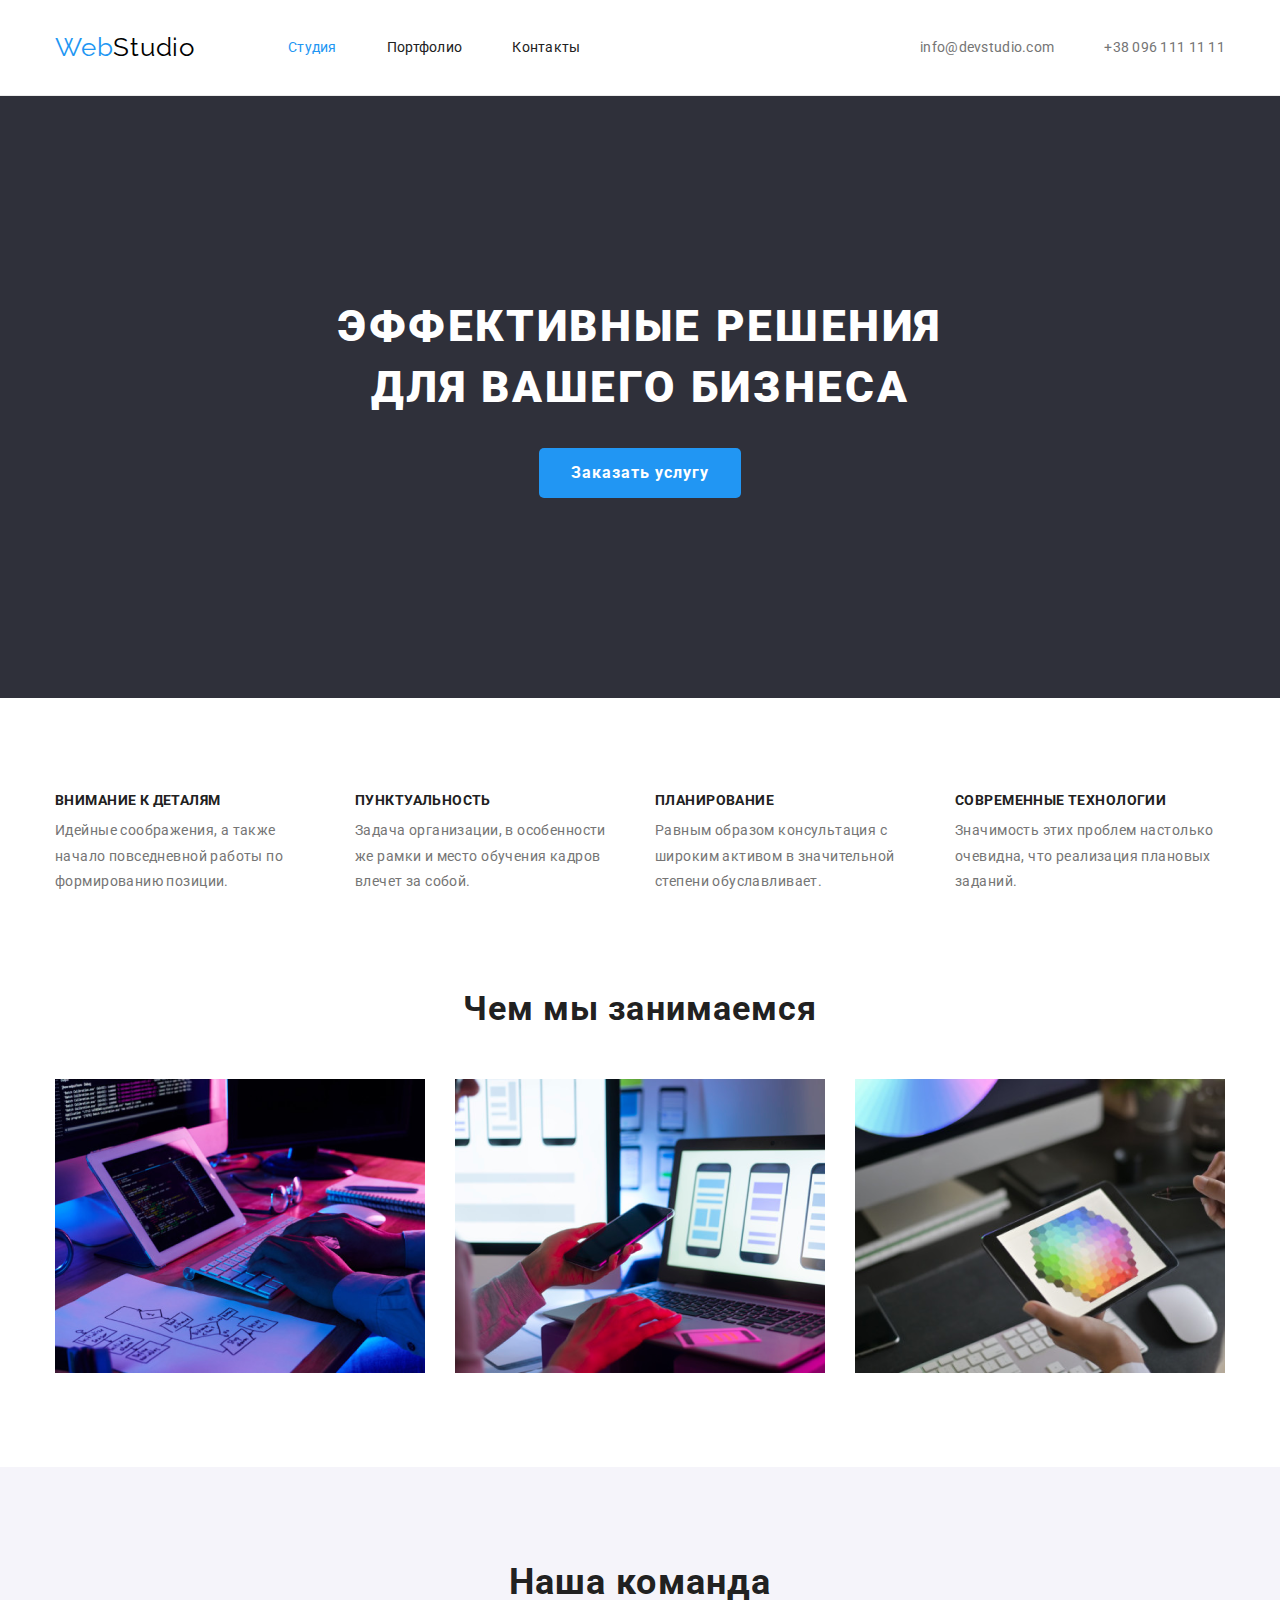
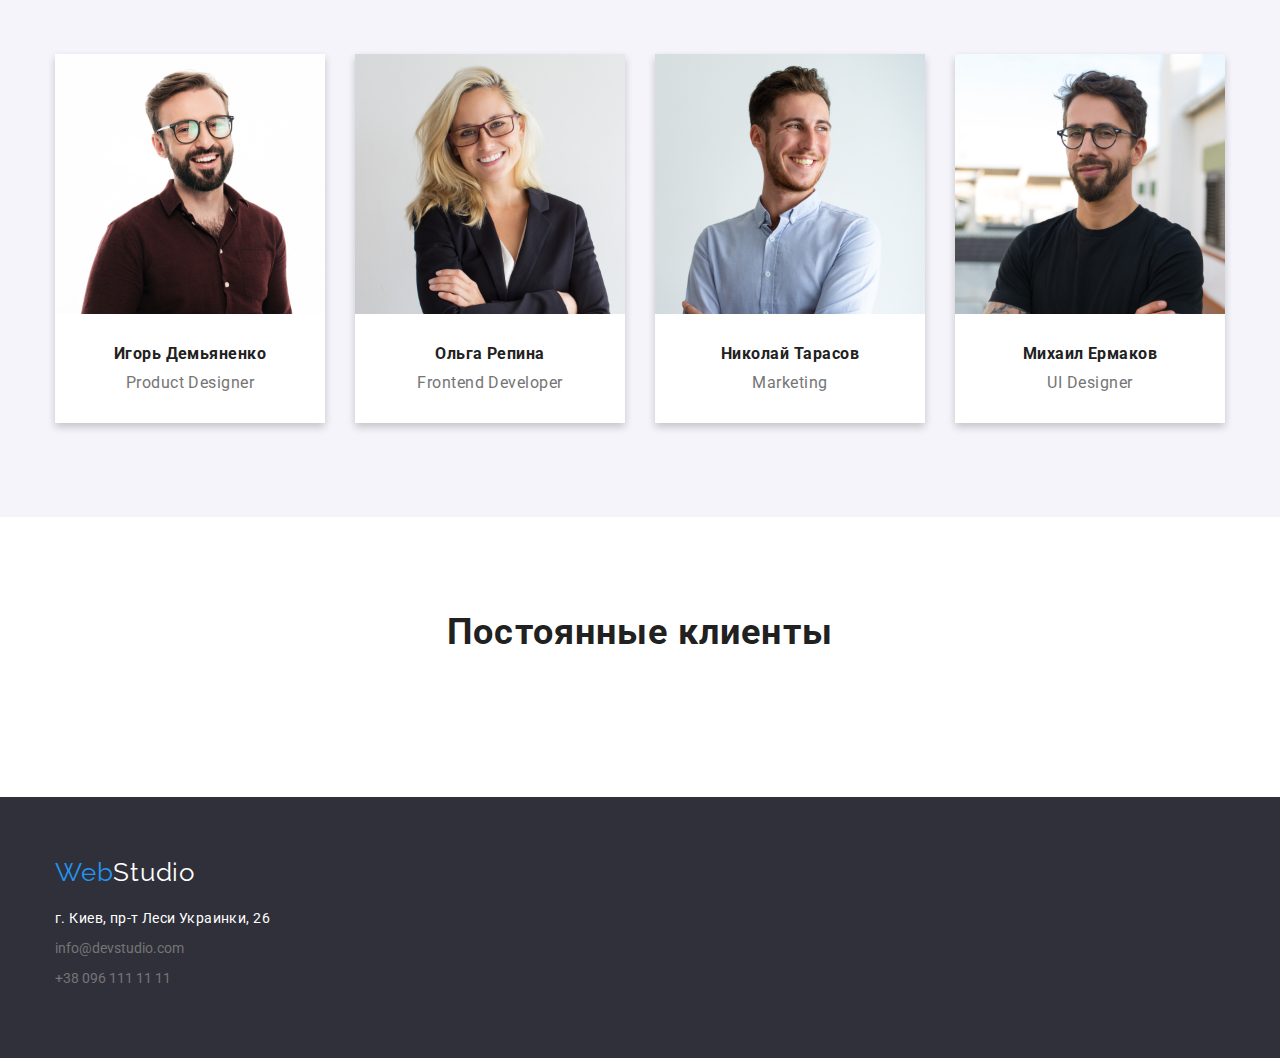
<file: index.html>
<!DOCTYPE html>
<html lang="en">
<head>
    <meta charset="UTF-8">
    <meta name="viewport" content="width=device-width, initial-scale=1.0">
    <meta http-equiv="X-UA-Compatible" content="ie=edge">
    <link rel="stylesheet" href="./css/normalize.css">
    <link rel="preconnect" href="https://fonts.gstatic.com">
    <link href="https://fonts.googleapis.com/css2?family=Roboto:wght@400;500;700;900&display=swap" rel="stylesheet">
    <link href="https://fonts.googleapis.com/css2?family=Raleway:wght@700&display=swap" rel="stylesheet">
    <link rel="stylesheet" href="./css/variables.css">
    <link rel="stylesheet" href="./css/style.css">
    <title>Studio</title>
</head>
<body>
    <header class="sec-header">
        <div class="container header">
            <nav class="header-nav">
                <a href="index.html"><span class="emblem">Web</span><span class="emblem-nav">Studio</span></a>
                <ul class="header-nav-list">
                    <li class="header-a"><a class="header-a-portfolio" href="index.html">Студия</a></li>
                    <li class="header-a"><a href="portfolio.html">Портфолио</a></li>
                    <li class="header-a"><a href="">Контакты</a></li>
                </ul>                                                                                 
            </nav>
            <ul class="header-nav-contacts">
                <li><a href="mailto:info@devstudio.com">info@devstudio.com</a></li>
                <li><a href="tel:+380961111111">+38 096 111 11 11</a></li>
            </ul>
        </div>
    </header>
    <main>
        <section class="ef-solutions">
            <div class="container solutions">
                <h1>Эффективные решения<br>для вашего бизнеса</h1>
                <button class="btn">Заказать услугу</button>
            </div>
        </section>
        <section class="sec-edge">
            <div class="container">
                <h2 hidden>Наши преимущества</h2>
                <ul class="edge">
                    <li>
                        <h3>Внимание к деталям</h3>
                        <p>Идейные соображения, а также начало повседневной работы по формированию позиции.</p>
                    </li>
                    <li>
                        <h3>Пунктуальность</h3>
                        <p>Задача организации, в особенности же рамки и место обучения кадров влечет за собой.</p>
                    </li>
                    <li>
                        <h3>Планирование</h3>
                        <p>Равным образом консультация с широким активом в значительной степени обуславливает.</p>
                    </li>
                    <li>
                        <h3>Современные технологии</h3>
                        <p>Значимость этих проблем настолько очевидна, что реализация плановых заданий.</p>
                    </li>
                </ul>
            </div>
        </section>
        <section class="we-doing">
            <div class="container ">
                <h2>Чем мы занимаемся</h2>
                <ul class="we-doing-images">
                    <li>
                        <img class="img" src="images/wawd_one.png" alt="ввод информации">
                    </li>
                    <li>
                        <img class="img" src="images/wawd_two.png" alt="сопоставление данных">
                    </li>
                    <li>
                        <img class="img" src="images/wawd_three.png" alt="анализ баз данных">
                    </li>
                </ul>
            </div>
        </section>
        <section class="sec-team">
            <div class="container">
                <h2>Наша команда</h2>
                <ul class="our-team">
                    <li>
                        <img src="./images/dem_igor.jpg" alt="Игорь Демьяненко">
                        <div class="team-card-text">
                            <h3>Игорь Демьяненко</h3>
                            <p>Product Designer</p>
                        </div>
                    </li>
                    <li>
                        <img src="./images/rep_olga.jpg" alt="Ольга Репина">
                        <div class="team-card-text">
                            <h3>Ольга Репина</h3>
                            <p>Frontend Developer</p>
                        </div>
                    </li>
                    <li>
                        <img src="./images/tar_nik.jpg" alt="Николай Тарасов">
                        <div class="team-card-text">
                            <h3>Николай Тарасов</h3>
                            <p>Marketing</p>
                        </div>
                    </li>
                    <li>
                        <img src="./images/erm_mich.jpg" alt="Михаил Ермаков">
                        <div class="team-card-text">
                            <h3>Михаил Ермаков</h3>
                            <p>UI Designer</p>
                        </div>
                    </li>
                </ul>
            </div>
        </section>
        <section class="const-clients">
            <div class="container">
                <h2>Постоянные клиенты</h2>
                <ul class="clients">
                    <li></li>
                    <li></li>
                    <li></li>
                    <li></li>
                    <li></li>
                    <li></li>
                </ul>
            </div>
        </section>
    </main> 
    <footer class="footer">
        <div class="container footer-em">
            <a href="index.html"><span class="emblem">Web</span><span class="emblem-footer">Studio</span></a>
            <address class="footer-ad">г. Киев, пр-т Леси Украинки, 26</address>
            <ul>
                <li><a href="mailto:info@devstudio.com">info@devstudio.com</a></li>
                <li><a href="tel:+380961111111">+38 096 111 11 11</a></li>
            </ul>

        </div>
    </footer> 
</body>
</html>
</file>
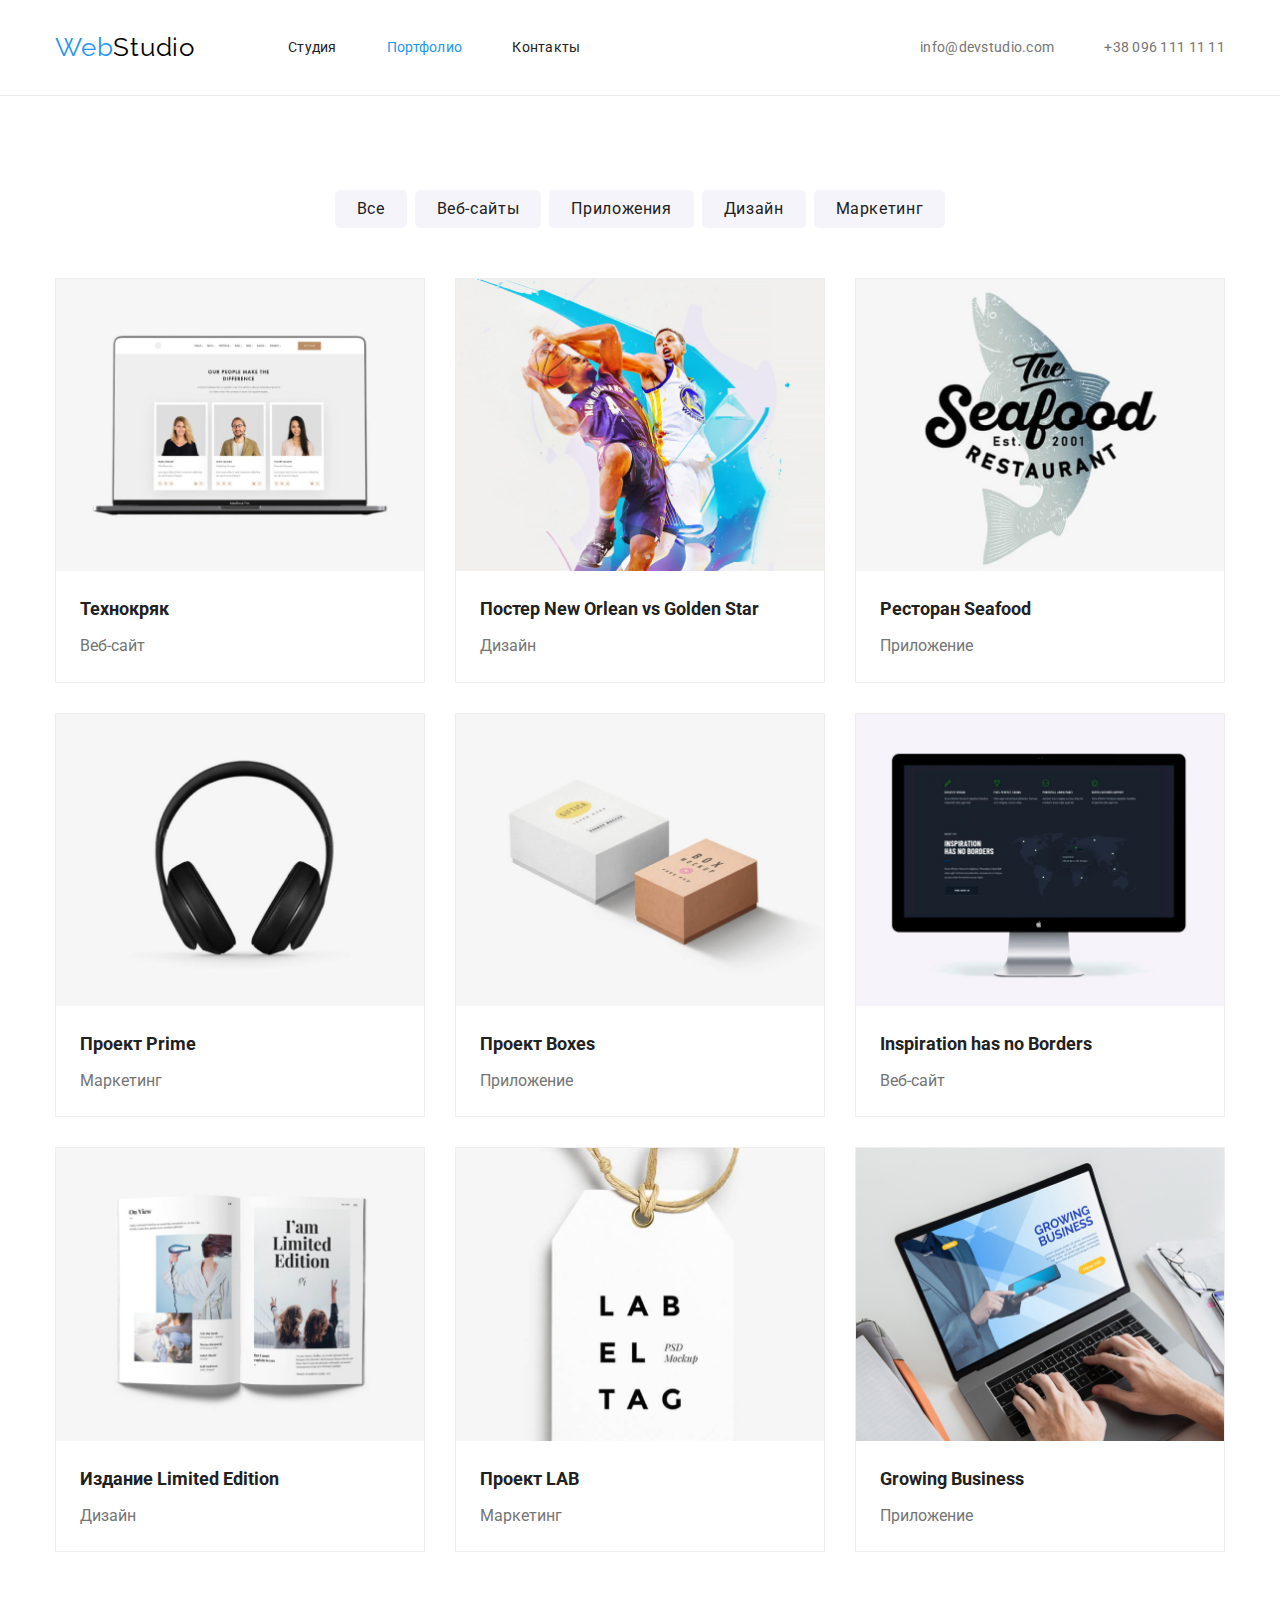
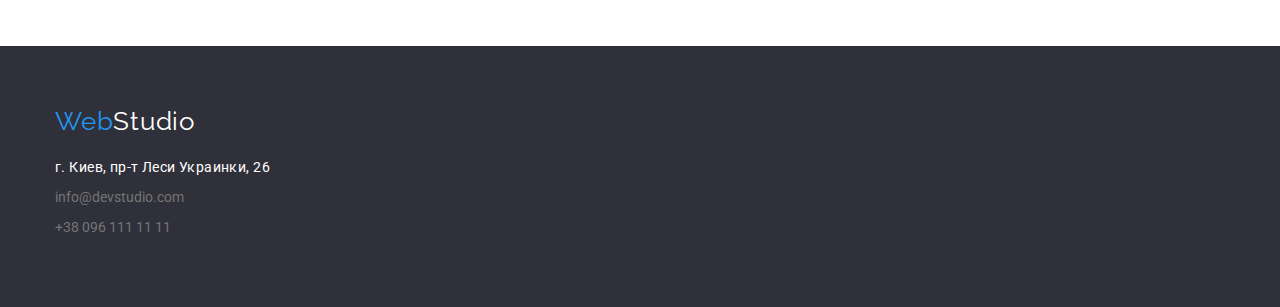
<file: portfolio.html>
<!DOCTYPE html>
<html lang="en">
<head>
    <meta charset="UTF-8">
    <meta name="viewport" content="width=device-width, initial-scale=1.0">
    <meta http-equiv="X-UA-Compatible" content="ie=edge">
    <link rel="stylesheet" href="./css/normalize.css">
    <link rel="preconnect" href="https://fonts.gstatic.com">
    <link href="https://fonts.googleapis.com/css2?family=Raleway:wght@700&family=Roboto:wght@400;500;700;900&display=swap" rel="stylesheet">
    <link rel="stylesheet" href="./css/variables.css">
    <link rel="stylesheet" href="./css/style.css">
    <title>Portfolio</title>
</head>
<body>
    <header class="sec-header">
        <div class="container header">
            <nav class="header-nav">
                <a href="index.html"><span class="emblem">Web</span><span class="emblem-nav">Studio</span></a>
                <ul class="header-nav-list">
                    <li class="header-a"><a href="index.html">Студия</a></li>
                    <li class="header-a"><a class="header-a-portfolio" href="portfolio.html">Портфолио</a></li>
                    <li class="header-a"><a href="">Контакты</a></li>
                </ul>
            </nav>
            <ul class="header-nav-contacts">
                <li><a href="mailto:info@devstudio.com">info@devstudio.com</a></li>
                <li><a href="tel:+380961111111">+38 096 111 11 11</a></li>
            </ul>
        </div>
    </header>
    <main>
        <section class="sec-view">
            <div class="container">
                <h1 hidden>Наши инструменты</h1>
                <ul class="tools">
                    <li><button class="btns">Все</button></li>
                    <li><button class="btns">Веб-сайты</button></li>
                    <li><button class="btns">Приложения</button></li>
                    <li><button class="btns">Дизайн</button></li>
                    <li><button class="btns">Маркетинг</button></li>
                </ul>
                <h2 hidden>Наши работы</h2>
                <ul class="view">
                    <li>
                        <img src="./images/note.jpg" alt="Технокряк">
                        <div class="view-card-text">
                            <h3>Технокряк</h3>
                            <p>Веб-сайт</p>
                        </div>
                    </li> 
                    <li>
                        <img src="./images/basket.jpg" alt="Постер New Orlean vs Golden Star">
                        <div class="view-card-text">
                            <h3>Постер New Orlean vs Golden Star</h3>
                            <p>Дизайн</p>
                        </div>
                    </li>
                    <li>
                        <img src="./images/fish.jpg" alt="Ресторан Seafood">
                        <div class="view-card-text">
                            <h3>Ресторан Seafood</h3>
                            <p>Приложение</p>
                        </div>
                    </li>
                    <li>
                        <img src="./images/hphones.jpg" alt="Проект Prime">
                        <div class="view-card-text">
                            <h3>Проект Prime</h3>
                            <p>Маркетинг</p>
                        </div>
                    </li>
                    <li>
                        <img src="./images/boxes.jpg" alt="Проект Boxes">
                        <div class="view-card-text">
                            <h3>Проект Boxes</h3>
                            <p>Приложение</p>
                        </div>
                    </li>
                    <li>
                        <img src="./images/screen.jpg" alt="Inspiration has no Borders">
                        <div class="view-card-text">
                            <h3>Inspiration has no Borders</h3>
                            <p>Веб-сайт</p>
                        </div>
                    </li>
                    <li>
                        <img src="./images/book.jpg" alt="Издание Limited Edition">
                        <div class="view-card-text">
                            <h3>Издание Limited Edition</h3>
                            <p>Дизайн</p>
                        </div>
                    </li>
                    <li>
                        <img src="./images/label.jpg" alt="Проект LAB">
                        <div class="view-card-text">
                            <h3>Проект LAB</h3>
                            <p>Маркетинг</p>
                        </div>
                    </li>
                    <li>
                        <img src="./images/note-hands.jpg" alt="Growing Business">
                        <div class="view-card-text">
                            <h3>Growing Business</h3>
                            <p>Приложение</p>
                        </div>
                    </li>
                </ul>
            </div>
        </section>
    </main>
    <footer class="footer">
        <div class="container footer-em">
            <a href="index.html"><span class="emblem">Web</span><span class="emblem-footer">Studio</span></a>
            <address class="footer-ad">г. Киев, пр-т Леси Украинки, 26</address>
            <ul>
                <li><a href="mailto:info@devstudio.com">info@devstudio.com</a></li>
                <li><a href="tel:+380961111111">+38 096 111 11 11</a></li>
            </ul>
        </div>
    </footer> 
</body>
</html>
</file>
<file: css/variables.css>
:root {
    --main-text: rgba(33, 33, 33, 1);
    --ad-main-text: rgba(117, 117, 117, 1);
    --ad-hover-text: rgba(33, 150, 243, 1);
    --on-back-text-op60: rgba(255, 255, 255, 0.6);
    --on-back-text: rgba(255, 255, 255, 1);
    --emblem-text: rgba(0,0,0,1);
    --back-main: rgba(47, 48, 58, 1);
    --back-ad-main: rgba(245, 244, 250, 1);
    --back-ad-hover: rgba(33, 150, 243, 1);
    --back-team: rgba(255, 255, 255, 1);
    --line-view: rgba(238,238,238,1);
    --header-border: rgba(236,236,236,1);
}
</file>
<file: css/style.css>
body {
    font-family: 'Roboto', sans-serif;
    color: var(--main-text);
    line-height: 1.0;
}
img {
    display: block;
    max-width: 100%;
    height: auto;
}
.container {
    width: 1200px;
    padding: 0 15px;
    margin: 0 auto;
}
/* секция HEADER */
.sec-header {
    border-bottom: 1px solid var(--header-border);
}
.header,
.header-nav,  
.header-nav-list, 
.header-nav-contacts {
    display: flex;
}
.header {
    justify-content: space-between;
    align-items: center;
 }
.emblem {
    color: var(--ad-hover-text); 
    line-height: 1.2;
    letter-spacing: 0.03em;
}
.emblem-nav {
    color: var(--emblem-text);
    line-height: 1.2;
    letter-spacing: 0.03em;
}
.header-nav > a,
.footer-em > a {
    font-family: 'Raleway', sans-serif;
    font-size: 26px;
    padding-top: 32px;
    padding-bottom: 32px;
}
.header-nav-list {
    align-items: center;
    margin-left: 93px;
}
.header-nav-list a {
    display: block;
    color: var(--main-text);
    font-size: 14px;
    padding-top: 32px;
    padding-bottom: 32px;
    letter-spacing: 0.02em;
    line-height: 1.2;
}
.header-nav-list li {
    margin-right: 50px;
}
.header-nav-contacts li {
    margin-left: 50px;
}
.header-nav-list .header-a-portfolio {
    color: var(--ad-hover-text);
}
.header-nav-contacts a {
    display: block;
    color: var(--ad-main-text);
    font-size: 14px;
    letter-spacing: 0.02em;
    line-height: 1.2;
    padding-top: 32px;
    padding-bottom: 32px;
}
.header a:hover {
    color: var(--ad-hover-text);
    cursor: pointer;
}
/* секция ЭФФЕКТИВНЫЕ РЕШЕНИЯ */
.ef-solutions,
.footer {
    background-color: var(--back-main);
    padding: 200px 0;
}
.solutions {
    display: flex;
    flex-direction: column;
    align-items: center;
}
.solutions h1 {
    color: var(--on-back-text);
    justify-content: center;
    text-align: center;
    margin: 0 0 30px 0;
    font-size: 44px;
    font-weight: 900;
    text-transform: uppercase;
    letter-spacing: 0.06em;
    line-height: 1.38;
}
.btn {
    background-color: var(--back-ad-hover);
    color: var(--on-back-text);
    font-weight: 700;
    letter-spacing: 0.06em;
    line-height: 1.87;
    padding: 10px 32px;
    border-radius: 5px;
    border: none;
}
.btn:hover {
    cursor: pointer;
}
/* секция НАШИ ПРЕИМУЩЕСТВА */
.sec-edge {
    padding: 94px 0;
}
.edge {
    display: flex;
    justify-content: space-between;
}
.edge li {
    width: 270px;
}
.edge h3 {
    text-transform: uppercase;
    font-size: 14px;
    color: var(--main-text);
    margin: 0 0 10px 0;
    line-height: 1.2;
    letter-spacing: 0.03em;
}
.edge p {
    font-size: 14px;
    color: var(--ad-main-text);
    padding: 0;
    margin: 0;
    line-height: 1.8;
    letter-spacing: 0.03em;
}
/* секция ЧЕМ МЫ ЗАНИМАЕМСЯ */
.we-doing {
    padding-bottom: 94px;
}
.we-doing h2 {
    font-size: 34px;
    color: var(--main-text);
    text-align: center;
    line-height: 1.21;
    letter-spacing: 0.03em;
    margin: 0;
    margin-bottom: 50px;
}
.we-doing-images {
    display: flex;
    justify-content: space-between;
}
.img {
    width: 370px;
}
/* секция НАША КОМАНДА */
.sec-team {
    background-color: var(--back-ad-main);
    padding-top: 94px;
    padding-bottom: 94px;

}
.sec-team li:hover {
    cursor: pointer;
}
.sec-team h2 {
    color: var(--main-text);
    font-size: 36px;
    text-align: center;
    line-height: 1.2;
    letter-spacing: 0.03em;
    margin: 0;
    margin-bottom: 50px;
}
.our-team {
    display: flex;
    justify-content: space-between;
}
.our-team h3 {
    color: var(--main-text);
    font-size: 16px;
    line-height: 1.2;
    letter-spacing: 0.03em;
    margin: 0 0 10px 0;
}
.our-team p {
    color: var(--ad-main-text);
    line-height: 1.2;
    letter-spacing: 0.03em;
    margin: 0;
}
.our-team li {
    width: 270px;
    background-color: var(--back-team);
    box-shadow: 0 4px 8px 0 rgba(0,0,0,0.2);
}
.team-card-text {
    text-align: center;
    padding: 30px 0 30px 0;
}
/* секция ПОСТОЯННЫЕ КЛИЕНТЫ */
.const-clients {
    padding-top: 94px;
    padding-bottom: 94px;
}
.const-clients h2 {
    text-align: center;
    font-size: 36px;
    font-weight: bold;
    letter-spacing: 0.03em;
    line-height: 1.18;
    margin: 0 0 50px 0;
}

/* ПОРТФОЛИО */
.sec-view {
    padding: 94px 0 64px 0;
}
.sec-view li:hover {
    cursor: pointer;
}
.tools {
    display: flex;
    justify-content: center;
}
.tools li {
    margin-bottom: 50px;
}
.btns {
    background-color: var(--back-ad-main);
    color: var(--main-text);
    line-height: 1.6;
    letter-spacing: 0.04em;
    padding: 6px 22px;
    margin: 0 4px;
    border-radius: 5px;
    border: none;
    cursor: pointer;
}
.btns:hover {
    background-color: var(--back-ad-hover);
    color: var(--on-back-text);
}
.view {
    display: flex;
    flex-wrap: wrap;
    justify-content: space-between;
    margin: 0;
}
.view-card-text {
    padding: 20px 0 20px 24px;
}
.view li {
    width: 370px;
    border: 1px solid var(--line-view);
    margin-bottom: 30px;
}
.view h3 {
    color: var(--main-text);
    font-size: 18px;
    margin: 0 0 4px 0;
    line-height: 2.0;
}
.view p {
    color: var(--ad-main-text);
    line-height: 1.9;
    margin: 0;
}

/* секция FOOTER */
.footer {
    padding: 60px 0;
    margin: 0;
}
.footer-em > a {
    padding: 0;
}
.emblem-footer {
    color: var(--on-back-text);
    line-height: 1.2;
    letter-spacing: 0.03em;
}
.footer-ad {
    color: var(--on-back-text);
    font-size: 14px;
    line-height: 1.5;
    letter-spacing: 0.03em;
    margin: 20px 0 9px 0;
}
.footer li a {
    display: block;
    color: var(--ad-main-text);
    font-size: 14px;
    line-height: 1.5;
    margin: 0 0 9px 0;
}
.footer a:hover {
    color: var(--ad-hover-text);
    cursor: pointer;
}
</file>
